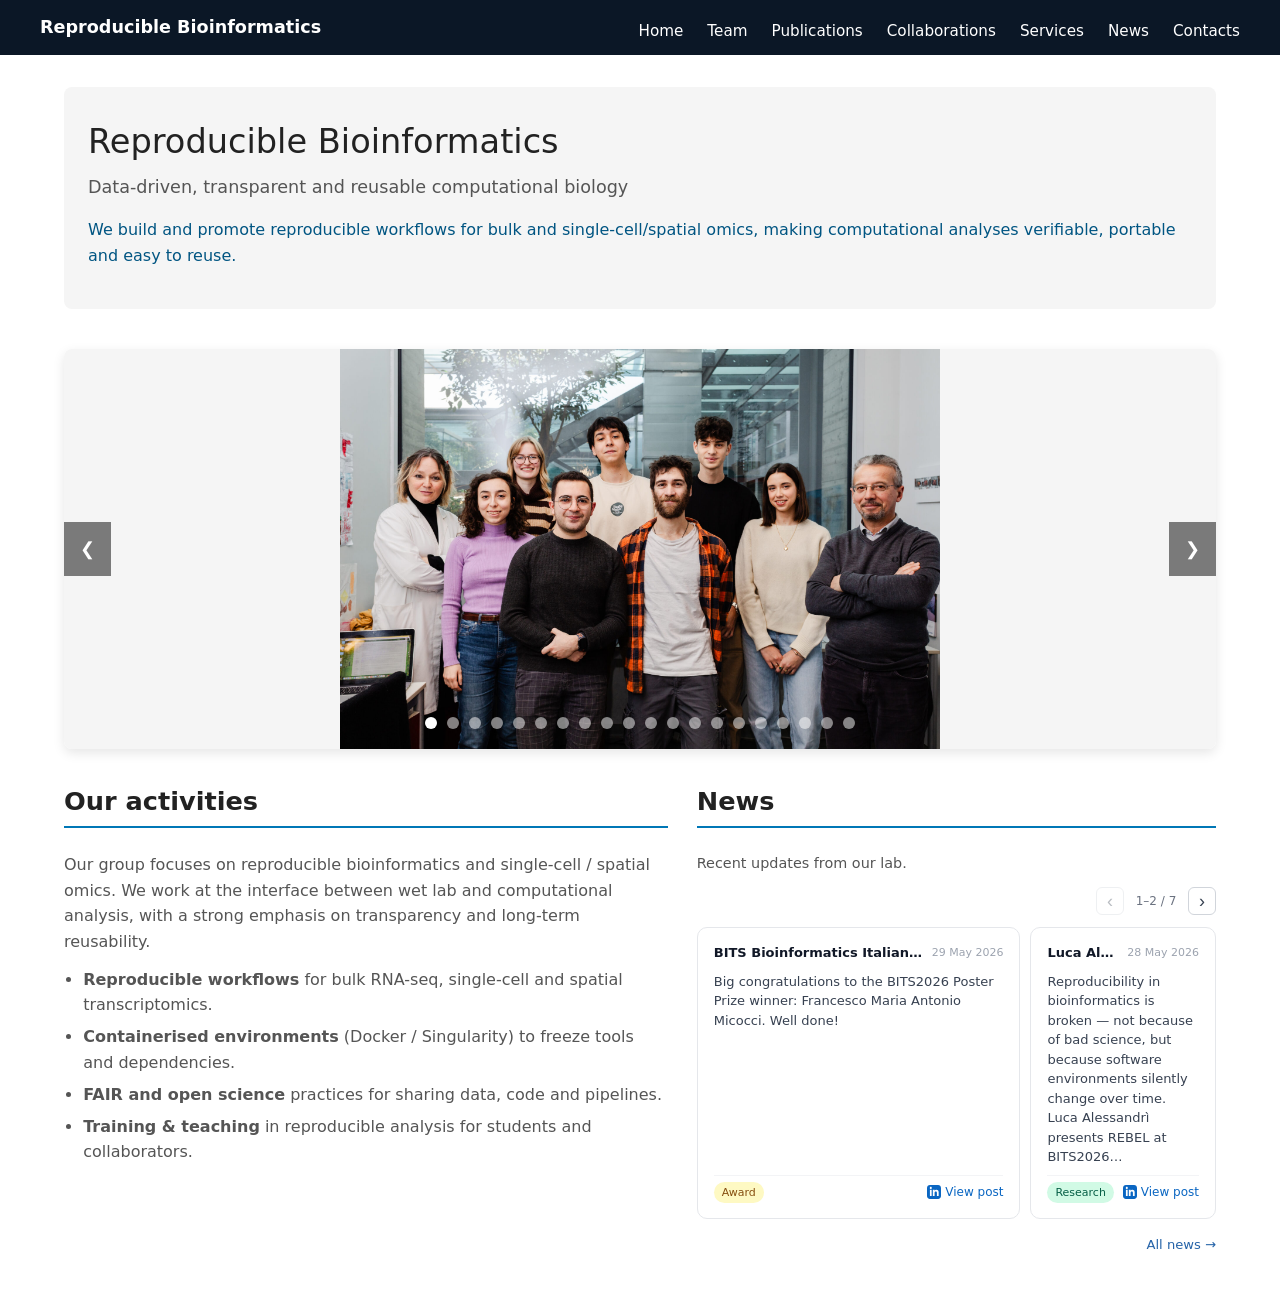
<file: index.html>
<!DOCTYPE html>
<html lang="en">

<head>
    <meta charset="UTF-8">
    <title>Reproducible Bioinformatics - Home</title>
    <meta name="viewport" content="width=device-width, initial-scale=1">
    <link rel="stylesheet" href="styles.css">
</head>

<body>

    <header>
        <div class="nav-container">
            <div class="brand"><a href="index.html">Reproducible Bioinformatics</a></div>
            <nav>
                <ul>
                    <li><a href="index.html">Home</a></li>
                    <li><a href="team.html">Team</a></li>
                    <li><a href="publications.html">Publications</a></li>
                    <li><a href="collaborations.html">Collaborations</a></li>
                    <li><a href="services.html">Services</a></li>
                    <li><a href="news.html">News</a></li>
                    <li><a href="contacts.html">Contacts</a></li>
                </ul>
            </nav>
        </div>
    </header>

    <main>
        <div class="hero">
            <div class="hero-title">Reproducible Bioinformatics</div>
            <div class="hero-subtitle">Data-driven, transparent and reusable computational biology</div>
            <p class="hero-tagline">
                We build and promote reproducible workflows for bulk and single-cell/spatial omics,
                making computational analyses verifiable, portable and easy to reuse.
            </p>
        </div>

        <!-- SLIDESHOW -->
        <div class="slideshow-container" id="slideshow">
            <button class="prev" onclick="changeSlide(-1)">&#10094;</button>
            <button class="next" onclick="changeSlide(1)">&#10095;</button>
            <div class="slide-controls" id="dots"></div>
        </div>

        <div class="two-col">
            <div>
                <h2>Our activities</h2>
                <p>
                    Our group focuses on reproducible bioinformatics and single-cell / spatial omics.
                    We work at the interface between wet lab and computational analysis, with a strong
                    emphasis on transparency and long-term reusability.
                </p>
                <ul class="card-list">
                    <li><strong>Reproducible workflows</strong> for bulk RNA-seq, single-cell and spatial
                        transcriptomics.</li>
                    <li><strong>Containerised environments</strong> (Docker / Singularity) to freeze tools and
                        dependencies.</li>
                    <li><strong>FAIR and open science</strong> practices for sharing data, code and pipelines.</li>
                    <li><strong>Training &amp; teaching</strong> in reproducible analysis for students and
                        collaborators.</li>
                </ul>
            </div>

            <div>
                <h2>News</h2>
                <p class="small-muted">Recent updates from our lab.</p>
                <div id="news-feed">
                    <p class="small-muted">Loading news…</p>
                </div>
            </div>
        </div>
    </main>

    <style>
        /* ── News feed ─────────────────────────────────────────────────────── */
        .news-header {
            display: flex;
            justify-content: flex-end;
            align-items: center;
            margin-bottom: 0.75rem;
        }
        .news-nav {
            display: flex;
            align-items: center;
            gap: 6px;
        }
        .news-btn {
            background: none;
            border: 1px solid #d1d5db;
            border-radius: 6px;
            width: 28px;
            height: 28px;
            font-size: 18px;
            line-height: 1;
            cursor: pointer;
            color: #374151;
            display: flex;
            align-items: center;
            justify-content: center;
            transition: background 0.15s;
        }
        .news-btn:hover:not(:disabled) { background: #f3f4f6; }
        .news-btn:disabled { opacity: 0.35; cursor: default; }
        .news-counter {
            font-size: 12px;
            color: #6b7280;
            min-width: 52px;
            text-align: center;
        }
        .news-grid {
            display: grid;
            grid-template-columns: 1fr 1fr;
            gap: 10px;
        }
        @media (max-width: 600px) {
            .news-grid { grid-template-columns: 1fr; }
        }
        .news-card {
            border: 1px solid #e5e7eb;
            border-radius: 10px;
            padding: 0.9rem 1rem;
            display: flex;
            flex-direction: column;
            gap: 8px;
            background: #fff;
        }
        .news-card-header {
            display: flex;
            align-items: center;
            gap: 8px;
        }
        .news-meta { flex: 1; min-width: 0; }
        .news-author {
            font-size: 13px;
            font-weight: 600;
            color: #111827;
            white-space: nowrap;
            overflow: hidden;
            text-overflow: ellipsis;
        }
        .news-date {
            font-size: 11px;
            color: #9ca3af;
            flex-shrink: 0;
        }
        .news-text {
            font-size: 13px;
            color: #374151;
            line-height: 1.5;
            margin: 0;
            flex: 1;
        }
        .news-card-footer {
            display: flex;
            align-items: center;
            justify-content: space-between;
            border-top: 1px solid #f3f4f6;
            padding-top: 6px;
        }
        .news-tag {
            font-size: 11px;
            border-radius: 999px;
            padding: 2px 8px;
            font-weight: 500;
        }
        .news-li-link {
            display: flex;
            align-items: center;
            gap: 4px;
            font-size: 12px;
            color: #0a66c2;
            text-decoration: none;
        }
        .news-li-link:hover { text-decoration: underline; }
    </style>

    <script src="common.js"></script>
    <script>
        // ── Slideshow ─────────────────────────────────────────────────────────
        const images = [
            'Pictures/IMG_1217-2048x1365.jpg',
            'Pictures/photo_2025-12-21_20-43-20.jpg',
            'Pictures/photo_2025-12-21_20-43-35.jpg',
            'Pictures/photo_2025-12-21_20-43-38.jpg',
            'Pictures/photo_2025-12-21_20-43-41.jpg',
            'Pictures/photo_2025-12-21_20-43-49.jpg',
            'Pictures/photo_2025-12-21_20-43-55.jpg',
            'Pictures/photo_2025-12-21_20-43-58.jpg',
            'Pictures/photo_2025-12-21_20-44-02.jpg',
            'Pictures/photo_2025-12-21_20-44-05.jpg',
            'Pictures/photo_2025-12-21_20-44-08.jpg',
            'Pictures/photo_2025-12-21_20-44-12.jpg',
            'Pictures/photo_2025-12-21_20-44-14.jpg',
            'Pictures/photo_2025-12-21_20-44-18.jpg',
            'Pictures/photo_2025-12-21_20-44-21.jpg',
            'Pictures/photo_2025-12-21_20-44-25.jpg',
            'Pictures/photo_2025-12-21_20-44-28.jpg',
            'Pictures/photo_2025-12-21_20-44-30.jpg',
            'Pictures/photo_2025-12-21_20-44-33.jpg',
            'Pictures/photo_2025-12-21_20-44-36.jpg'
        ];

        let currentSlide = 0;
        let slideInterval;

        function initSlideshow() {
            const container     = document.getElementById('slideshow');
            const dotsContainer = document.getElementById('dots');

            images.forEach((img, index) => {
                const slide = document.createElement('div');
                slide.className = 'slide';
                slide.innerHTML = `<img src="${img}" alt="Lab photo ${index + 1}">`;
                container.insertBefore(slide, container.querySelector('.prev'));

                const dot = document.createElement('span');
                dot.className = 'dot';
                dot.onclick = () => showSlide(index);
                dotsContainer.appendChild(dot);
            });

            showSlide(0);
            startAutoSlide();
        }

        function showSlide(n) {
            const slides = document.querySelectorAll('.slide');
            const dots   = document.querySelectorAll('.dot');
            if      (n >= slides.length) currentSlide = 0;
            else if (n < 0)              currentSlide = slides.length - 1;
            else                         currentSlide = n;
            slides.forEach(s => s.classList.remove('active'));
            dots.forEach(d   => d.classList.remove('active'));
            slides[currentSlide].classList.add('active');
            dots[currentSlide].classList.add('active');
        }

        function changeSlide(n) {
            clearInterval(slideInterval);
            showSlide(currentSlide + n);
            startAutoSlide();
        }

        function startAutoSlide() {
            slideInterval = setInterval(() => showSlide(currentSlide + 1), 5000);
        }

        document.addEventListener('DOMContentLoaded', () => {
            initSlideshow();
            loadNewsFeed();
        });
    </script>

</body>
</html>
</file>
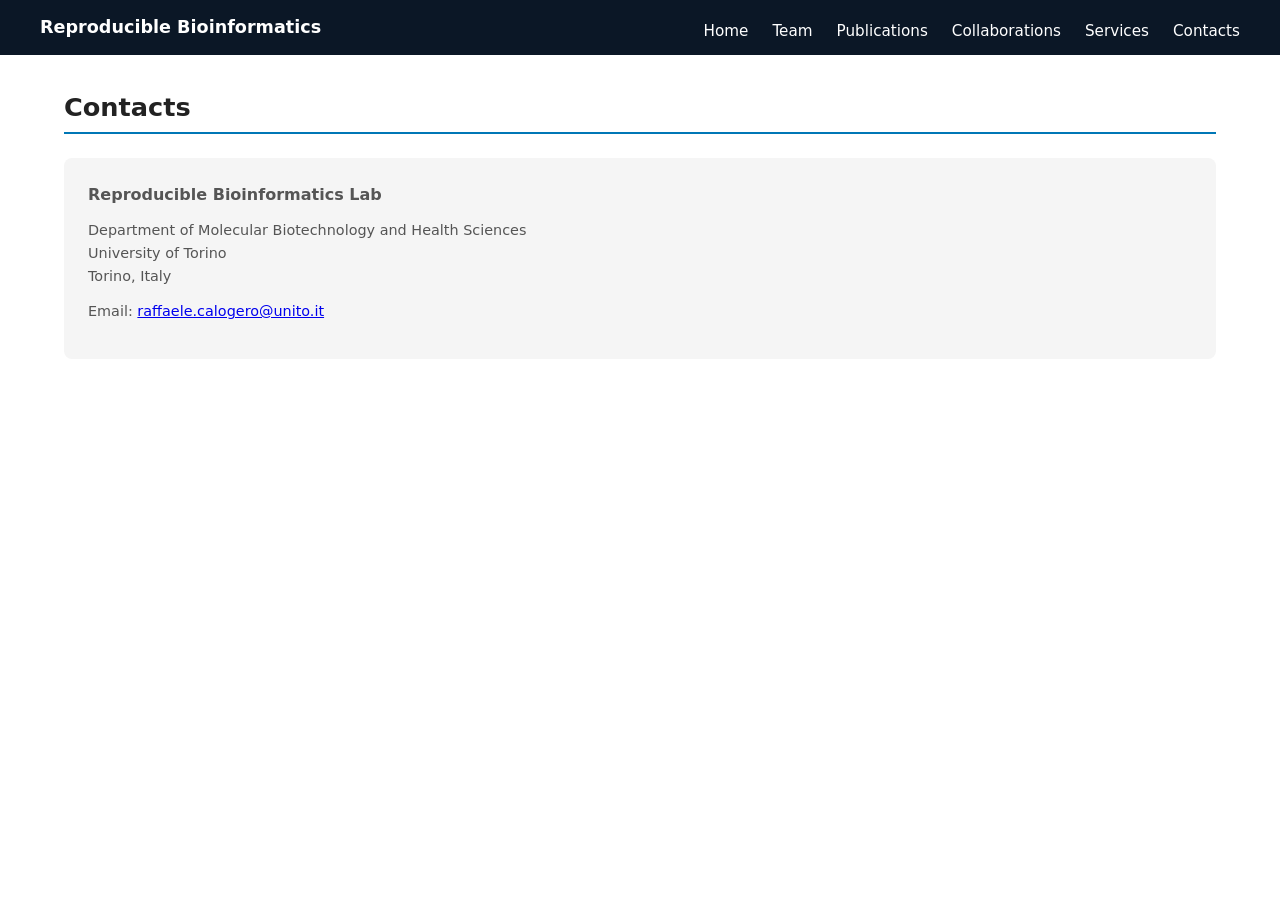
<file: contacts.html>
<!DOCTYPE html>
<html lang="en">

<head>
    <meta charset="UTF-8">
    <title>Contacts - Reproducible Bioinformatics</title>
    <meta name="viewport" content="width=device-width, initial-scale=1">
    <link rel="stylesheet" href="styles.css">
</head>

<body>

    <header>
        <div class="nav-container">
            <div class="brand"><a href="index.html">Reproducible Bioinformatics</a></div>
            <nav>
                <ul>
                    <li><a href="index.html">Home</a></li>
                    <li><a href="team.html">Team</a></li>
                    <li><a href="publications.html">Publications</a></li>
                    <li><a href="collaborations.html">Collaborations</a></li>
                    <li><a href="services.html">Services</a></li>
                    <li><a href="contacts.html">Contacts</a></li>
                </ul>
            </nav>
        </div>
    </header>

    <main>
        <h2>Contacts</h2>
        <div class="contact-block">
            <p><strong>Reproducible Bioinformatics Lab</strong></p>
            <p class="small-muted">
                Department of Molecular Biotechnology and Health Sciences<br>
                University of Torino<br>
                Torino, Italy
            </p>
            <p class="small-muted">
                Email: <a href="mailto:raffaele.calogero@unito.it">raffaele.calogero@unito.it</a>
            </p>
        </div>
    </main>

</body>

</html>
</file>
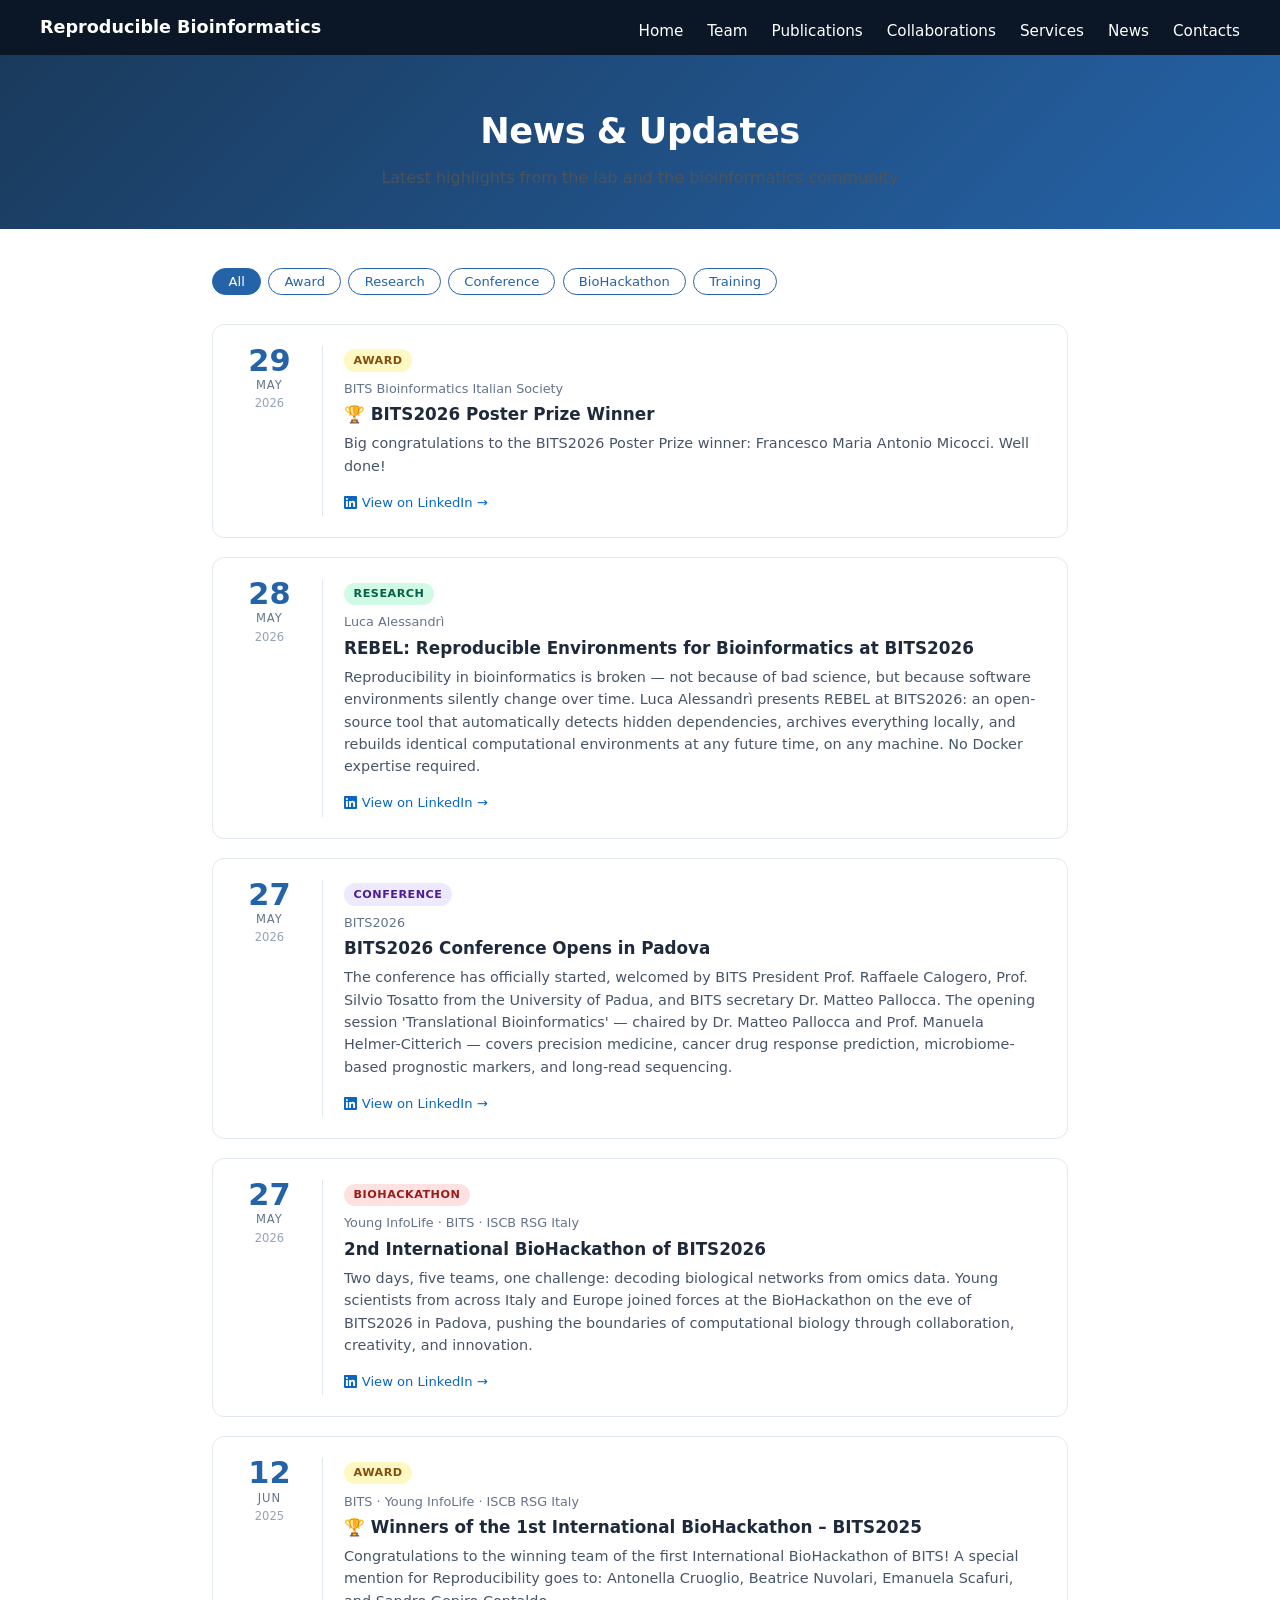
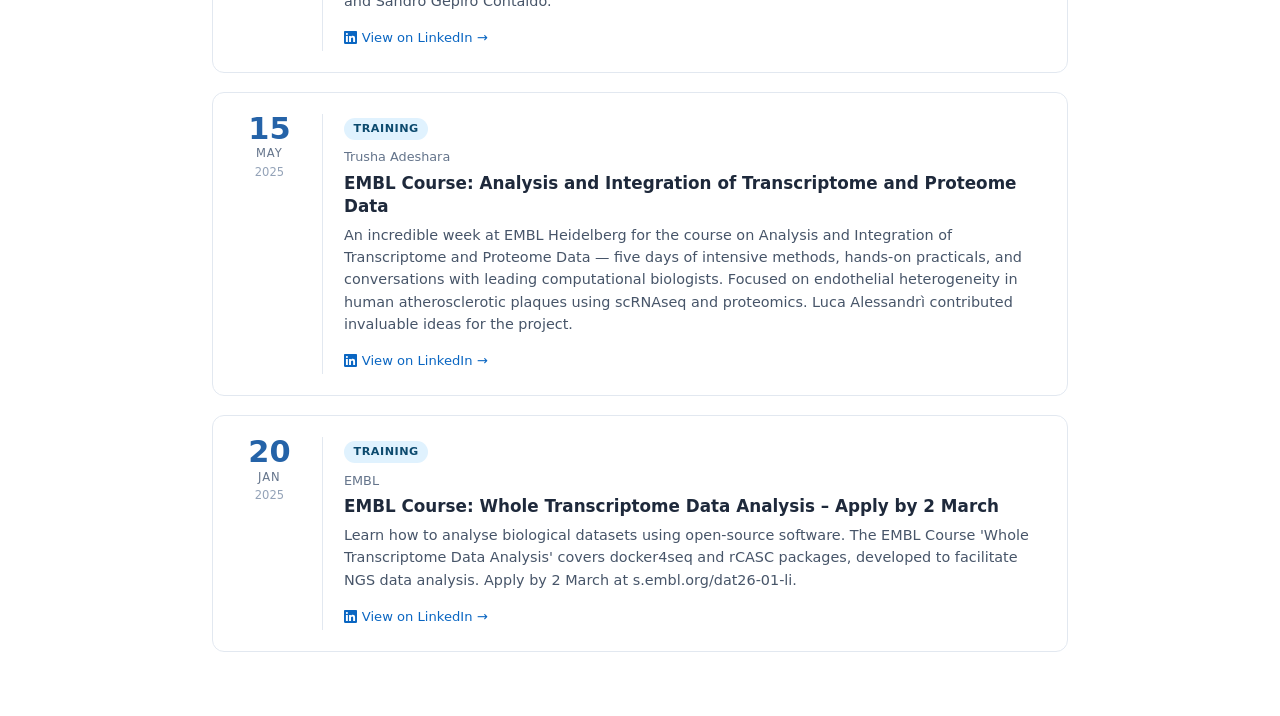
<file: news.html>
<!DOCTYPE html>
<html lang="en">
<head>
  <meta charset="UTF-8" />
  <meta name="viewport" content="width=device-width, initial-scale=1.0"/>
  <title>News – Reproducible Bioinformatics</title>
  <link rel="stylesheet" href="styles.css" />
  <style>
    /* ── News page ── */
    .news-page-hero {
      background: linear-gradient(135deg, #1a3a5c 0%, #2563a8 100%);
      color: #fff;
      padding: 3rem 2rem 2.4rem;
      text-align: center;
    }
    .news-page-hero h1 { font-size: 2.2rem; margin: 0 0 .4rem; letter-spacing: -.5px; }
    .news-page-hero p  { font-size: 1rem; opacity: .82; margin: 0; }

    .news-page-wrap {
      max-width: 900px;
      margin: 2.4rem auto 4rem;
      padding: 0 1.4rem;
    }

    /* Filters */
    .news-filters {
      display: flex;
      flex-wrap: wrap;
      gap: .45rem;
      margin-bottom: 1.8rem;
    }
    .nf-pill {
      padding: .32rem .95rem;
      border-radius: 999px;
      border: 1.5px solid #2563a8;
      background: transparent;
      color: #2563a8;
      font-size: .82rem;
      font-weight: 500;
      cursor: pointer;
      transition: all .17s;
      font-family: inherit;
    }
    .nf-pill:hover, .nf-pill.active {
      background: #2563a8;
      color: #fff;
    }

    /* Cards */
    .news-cards { display: flex; flex-direction: column; gap: 1.2rem; }

    .nc {
      background: #fff;
      border: 1px solid #e2e8f0;
      border-radius: 12px;
      padding: 1.3rem 1.5rem;
      display: flex;
      gap: 1.3rem;
      align-items: flex-start;
      transition: box-shadow .2s, transform .2s;
      animation: ncUp .38s ease both;
    }
    .nc:hover { box-shadow: 0 6px 22px rgba(37,99,168,.12); transform: translateY(-2px); }

    @keyframes ncUp {
      from { opacity:0; transform:translateY(14px); }
      to   { opacity:1; transform:translateY(0); }
    }

    /* Date column */
    .nc-date { min-width: 64px; text-align: center; flex-shrink:0; }
    .nc-day   { font-size:1.9rem; font-weight:700; color:#2563a8; line-height:1; }
    .nc-mon   { font-size:.72rem; text-transform:uppercase; letter-spacing:1px; color:#64748b; }
    .nc-yr    { font-size:.72rem; color:#94a3b8; }

    .nc-rule  { width:1px; background:#e2e8f0; align-self:stretch; flex-shrink:0; }

    /* Body */
    .nc-body  { flex:1; }
    .nc-tag   {
      display:inline-block; padding:.14rem .6rem; border-radius:999px;
      font-size:.7rem; font-weight:600; text-transform:uppercase;
      letter-spacing:.5px; margin-bottom:.45rem;
    }
    .tag-Research    { background:#d1fae5; color:#065f46; }
    .tag-Conference  { background:#ede9fe; color:#4c1d95; }
    .tag-Award       { background:#fef9c3; color:#854d0e; }
    .tag-BioHackathon{ background:#fee2e2; color:#991b1b; }
    .tag-Training    { background:#e0f2fe; color:#0c4a6e; }
    .tag-Lab-News    { background:#f3f4f6; color:#374151; }

    .nc-author { font-size:.8rem; color:#64748b; margin-bottom:.25rem; }
    .nc-title  { font-size:1.05rem; font-weight:600; color:#1e293b; margin:0 0 .4rem; line-height:1.35; }
    .nc-text   { font-size:.9rem; color:#475569; line-height:1.55; margin:0 0 .85rem; }
    .nc-link   {
      display:inline-flex; align-items:center; gap:.3rem;
      font-size:.82rem; color:#0a66c2; text-decoration:none; font-weight:500;
      transition: gap .15s;
    }
    .nc-link:hover { gap:.5rem; text-decoration:underline; }

    .no-res { text-align:center; color:#94a3b8; padding:3rem 0; }

    @media (max-width:540px) {
      .nc { flex-direction:column; gap:.7rem; }
      .nc-rule { width:100%; height:1px; }
      .nc-date { display:flex; gap:.5rem; align-items:baseline; text-align:left; }
      .nc-day  { font-size:1.5rem; }
    }
  </style>
</head>
<body>

  <header>
    <div class="nav-container">
      <div class="brand"><a href="index.html">Reproducible Bioinformatics</a></div>
      <nav>
        <ul>
          <li><a href="index.html">Home</a></li>
          <li><a href="team.html">Team</a></li>
          <li><a href="publications.html">Publications</a></li>
          <li><a href="collaborations.html">Collaborations</a></li>
          <li><a href="services.html">Services</a></li>
          <li><a href="news.html" class="active">News</a></li>
          <li><a href="contacts.html">Contacts</a></li>
        </ul>
      </nav>
    </div>
  </header>

  <div class="news-page-hero">
    <h1>News &amp; Updates</h1>
    <p>Latest highlights from the lab and the bioinformatics community</p>
  </div>

  <div class="news-page-wrap">
    <div class="news-filters" id="nf-bar">
      <button class="nf-pill active" data-tag="All">All</button>
    </div>
    <div class="news-cards" id="nc-list"></div>
    <div class="no-res" id="nc-empty" style="display:none">No items found.</div>
  </div>

  <script src="common.js"></script>
  <script>
    const MONTHS = ['Jan','Feb','Mar','Apr','May','Jun','Jul','Aug','Sep','Oct','Nov','Dec'];
    const LI_SVG = `<svg width="13" height="13" viewBox="0 0 24 24" fill="currentColor" style="vertical-align:middle">
      <path d="M20.447 20.452H16.89v-5.569c0-1.328-.027-3.037-1.852-3.037-1.853 0-2.136 1.445-2.136 2.939v5.667H9.351V9h3.414v1.561h.046c.477-.9 1.637-1.85 3.37-1.85 3.601 0 4.267 2.37 4.267 5.455v6.286zM5.337 7.433a1.98 1.98 0 0 1-1.98-1.98c0-1.093.887-1.98 1.98-1.98 1.094 0 1.98.887 1.98 1.98a1.98 1.98 0 0 1-1.98 1.98zM7.119 20.452H3.554V9h3.565v11.452zM22.225 0H1.771C.792 0 0 .774 0 1.729v20.542C0 23.227.792 24 1.771 24h20.451C23.2 24 24 23.227 24 22.271V1.729C24 .774 23.2 0 22.225 0z"/>
    </svg>`;

    let allNews = [], activeTag = 'All';

    function tagClass(tag) { return 'tag-' + tag.replace(/\s+/g,'-'); }

    function renderCards(data) {
      const list  = document.getElementById('nc-list');
      const empty = document.getElementById('nc-empty');
      list.innerHTML = '';
      const items = activeTag === 'All' ? data : data.filter(n => n.tag === activeTag);
      if (!items.length) { empty.style.display = ''; return; }
      empty.style.display = 'none';
      items.forEach((item, i) => {
        const d = new Date(item.date);
        const card = document.createElement('div');
        card.className = 'nc';
        card.style.animationDelay = `${i * 0.055}s`;
        card.innerHTML = `
          <div class="nc-date">
            <div class="nc-day">${d.getDate()}</div>
            <div class="nc-mon">${MONTHS[d.getMonth()]}</div>
            <div class="nc-yr">${d.getFullYear()}</div>
          </div>
          <div class="nc-rule"></div>
          <div class="nc-body">
            <span class="nc-tag ${tagClass(item.tag)}">${item.tag}</span>
            ${item.author ? `<div class="nc-author">${item.author}</div>` : ''}
            <div class="nc-title">${item.title}</div>
            <p class="nc-text">${item.summary}</p>
            ${item.linkedin ? `<a class="nc-link" href="${item.linkedin}" target="_blank" rel="noopener">
              ${LI_SVG} View on LinkedIn →
            </a>` : ''}
          </div>`;
        list.appendChild(card);
      });
    }

    function buildFilters(data) {
      const bar  = document.getElementById('nf-bar');
      const tags = [...new Set(data.map(n => n.tag))];
      tags.forEach(tag => {
        const btn = document.createElement('button');
        btn.className = 'nf-pill';
        btn.dataset.tag = tag;
        btn.textContent = tag;
        bar.appendChild(btn);
      });
      bar.addEventListener('click', e => {
        const p = e.target.closest('.nf-pill');
        if (!p) return;
        document.querySelectorAll('.nf-pill').forEach(x => x.classList.remove('active'));
        p.classList.add('active');
        activeTag = p.dataset.tag;
        renderCards(allNews);
      });
    }

    fetch('news.json')
      .then(r => r.json())
      .then(data => {
        allNews = data.sort((a,b) => new Date(b.date) - new Date(a.date));
        buildFilters(allNews);
        renderCards(allNews);
      })
      .catch(() => {
        document.getElementById('nc-list').innerHTML =
          '<p style="color:#e53e3e;text-align:center">Could not load news.json</p>';
      });
  </script>
</body>
</html>
</file>
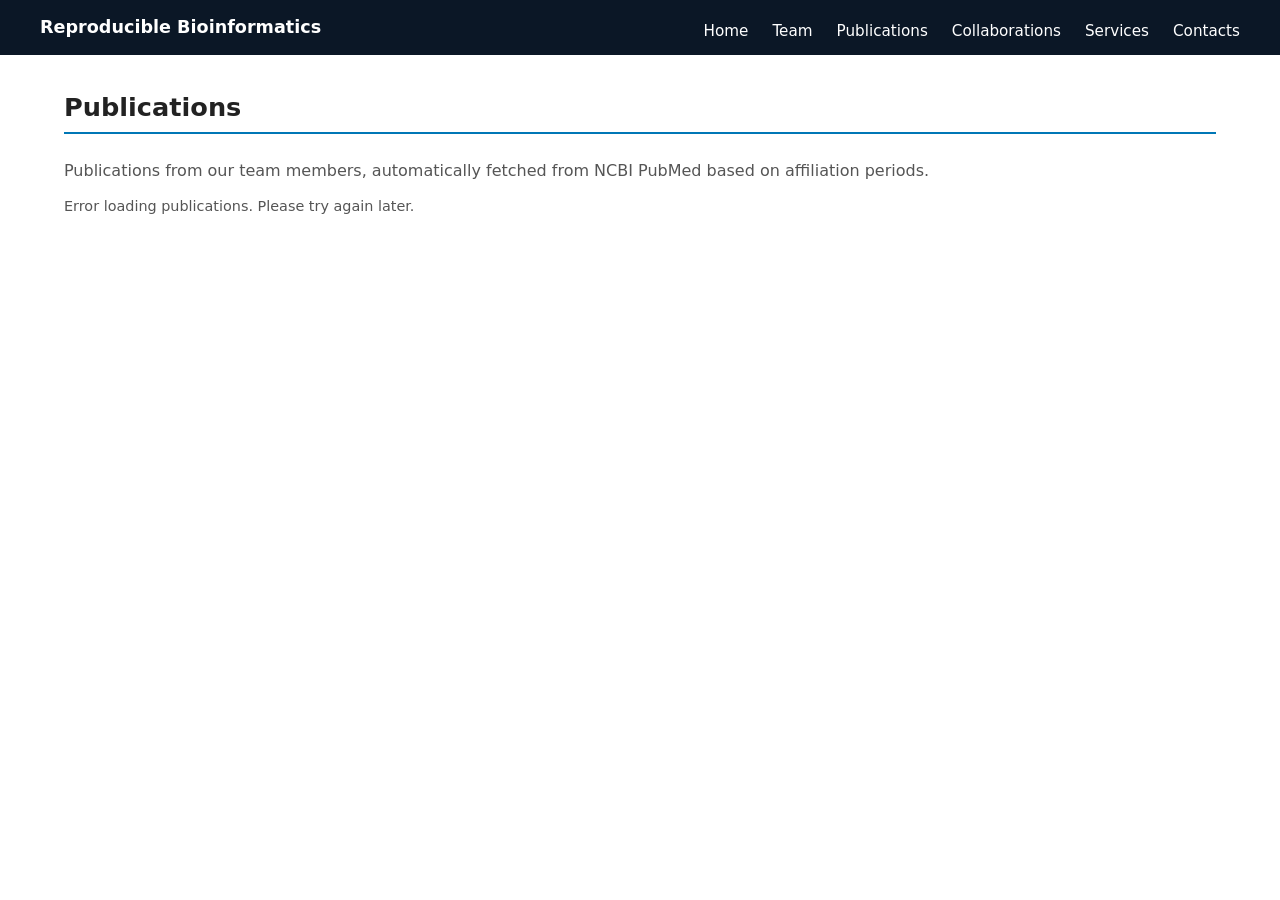
<file: publications.html>
<!DOCTYPE html>
<html lang="en">

<head>
    <meta charset="UTF-8">
    <title>Publications - Reproducible Bioinformatics</title>
    <meta name="viewport" content="width=device-width, initial-scale=1">
    <link rel="stylesheet" href="styles.css">
</head>

<body>

    <header>
        <div class="nav-container">
            <div class="brand"><a href="index.html">Reproducible Bioinformatics</a></div>
            <nav>
                <ul>
                    <li><a href="index.html">Home</a></li>
                    <li><a href="team.html">Team</a></li>
                    <li><a href="publications.html">Publications</a></li>
                    <li><a href="collaborations.html">Collaborations</a></li>
                    <li><a href="services.html">Services</a></li>
                    <li><a href="contacts.html">Contacts</a></li>
                </ul>
            </nav>
        </div>
    </header>

    <main>
        <h2>Publications</h2>
        <p>
            Publications from our team members, automatically fetched from NCBI PubMed based on affiliation periods.
        </p>
        <div id="publications-list">
            <div class="loading">Loading publications from PubMed...</div>
        </div>
    </main>

    <script src="common.js"></script>
    <script>
        let allPublications = [];
        let displayedCount = 0;
        const BATCH_SIZE = 20;

        async function fetchPublicationsFromNCBI() {
            const container = document.getElementById('publications-list');
            container.innerHTML = `
                <div class="loading">
                    <div style="display:inline-block;width:40px;height:40px;border:4px solid #f3f3f3;border-top:4px solid var(--accent);border-radius:50%;animation:spin 1s linear infinite;"></div>
                    <p style="margin-top:1rem;">Fetching publications from NCBI PubMed...</p>
                    <p id="progress-text" style="font-size:0.85rem;color:var(--text-muted);margin-top:0.5rem;"></p>
                </div>
                <style>@keyframes spin{0%{transform:rotate(0deg)}100%{transform:rotate(360deg)}}</style>
            `;

            try {
                // ── Load team dynamically via GitHub API (same as common.js) ──
                const members = await loadTeamData();

                const pubmedIds = new Set();
                let processedMembers = 0;

                for (const member of members) {
                    const lastName     = member.lastName;
                    const firstInitial = member.firstName.charAt(0);
                    const startYear    = member.startDate ? member.startDate.split('-')[0] : '2015';
                    const endYear      = member.endDate === 'current'
                        ? new Date().getFullYear()
                        : (member.endDate ? member.endDate.split('-')[0] : new Date().getFullYear());

                    processedMembers++;
                    const progressEl = document.getElementById('progress-text');
                    if (progressEl) {
                        progressEl.textContent = `Processing ${member.firstName} ${member.lastName} (${processedMembers}/${members.length})...`;
                    }

                    const affiliation  = Array.isArray(member.affiliation)
                        ? member.affiliation[0]
                        : (member.affiliation || 'University of Turin');
                    const searchQuery  = `${lastName} ${firstInitial}[Author] AND ${affiliation}[Affiliation] AND (${startYear}:${endYear}[PDAT])`;
                    const searchUrl    = `https://eutils.ncbi.nlm.nih.gov/entrez/eutils/esearch.fcgi?db=pubmed&term=${encodeURIComponent(searchQuery)}&retmode=json&retmax=100`;

                    try {
                        const searchResp = await fetch(searchUrl);
                        const searchData = await searchResp.json();

                        if (searchData.esearchresult?.idlist?.length > 0) {
                            const ids       = searchData.esearchresult.idlist;
                            const summaryUrl = `https://eutils.ncbi.nlm.nih.gov/entrez/eutils/esummary.fcgi?db=pubmed&id=${ids.join(',')}&retmode=json`;
                            const summaryResp = await fetch(summaryUrl);
                            const summaryData = await summaryResp.json();

                            if (summaryData.result) {
                                ids.forEach(id => {
                                    if (!pubmedIds.has(id) && summaryData.result[id]) {
                                        pubmedIds.add(id);
                                        const pub = summaryData.result[id];
                                        allPublications.push({
                                            pmid:    id,
                                            title:   pub.title   || 'No title',
                                            authors: pub.authors ? pub.authors.map(a => a.name).join(', ') : 'Unknown',
                                            journal: pub.source  || 'Unknown',
                                            year:    pub.pubdate ? pub.pubdate.split(' ')[0] : 'Unknown'
                                        });
                                    }
                                });
                            }
                        }

                        await new Promise(resolve => setTimeout(resolve, 350));

                    } catch (err) {
                        console.error(`Error fetching publications for ${member.firstName} ${member.lastName}:`, err);
                    }
                }

                allPublications.sort((a, b) => b.year.localeCompare(a.year));
                displayedCount = 0;
                displayPublications();

            } catch (error) {
                console.error('Error loading publications:', error);
                container.innerHTML = '<p class="small-muted">Error loading publications. Please try again later.</p>';
            }
        }

        function displayPublications() {
            const container = document.getElementById('publications-list');

            if (allPublications.length === 0) {
                container.innerHTML = '<p class="small-muted">No publications found.</p>';
                return;
            }

            const endIndex = Math.min(displayedCount + BATCH_SIZE, allPublications.length);
            let html = '';

            if (displayedCount === 0) {
                html = `<p class="small-muted" style="margin-bottom:1.5rem;">Found ${allPublications.length} publications. Showing first ${Math.min(BATCH_SIZE, allPublications.length)}.</p>`;
                container.innerHTML = '';
            }

            for (let i = displayedCount; i < endIndex; i++) {
                const pub = allPublications[i];
                html += `
                    <div class="publication-item">
                        <div class="title">${pub.title}</div>
                        <div class="authors">${pub.authors}</div>
                        <div class="journal">${pub.journal}, ${pub.year}</div>
                        <a href="https://pubmed.ncbi.nlm.nih.gov/${pub.pmid}/" target="_blank">View on PubMed</a>
                    </div>
                `;
            }

            displayedCount = endIndex;
            container.innerHTML += html;

            const oldButton = container.querySelector('.load-more-container');
            if (oldButton) oldButton.remove();

            if (displayedCount < allPublications.length) {
                const buttonContainer = document.createElement('div');
                buttonContainer.className = 'load-more-container';
                buttonContainer.style.cssText = 'text-align:center;margin-top:2rem;';
                buttonContainer.innerHTML = `
                    <button onclick="loadMore()" style="background-color:var(--accent);color:white;border:none;padding:0.75rem 2rem;border-radius:4px;cursor:pointer;font-size:1rem;transition:background-color 0.2s;" onmouseover="this.style.backgroundColor='var(--accent-dark)'" onmouseout="this.style.backgroundColor='var(--accent)'">
                        Load More (${allPublications.length - displayedCount} remaining)
                    </button>
                `;
                container.appendChild(buttonContainer);
            } else {
                const endMessage = document.createElement('p');
                endMessage.className = 'small-muted';
                endMessage.style.cssText = 'text-align:center;margin-top:2rem;';
                endMessage.textContent = 'All publications loaded.';
                container.appendChild(endMessage);
            }
        }

        function loadMore() { displayPublications(); }

        document.addEventListener('DOMContentLoaded', () => {
            fetchPublicationsFromNCBI();
        });
    </script>

</body>
</html>
</file>
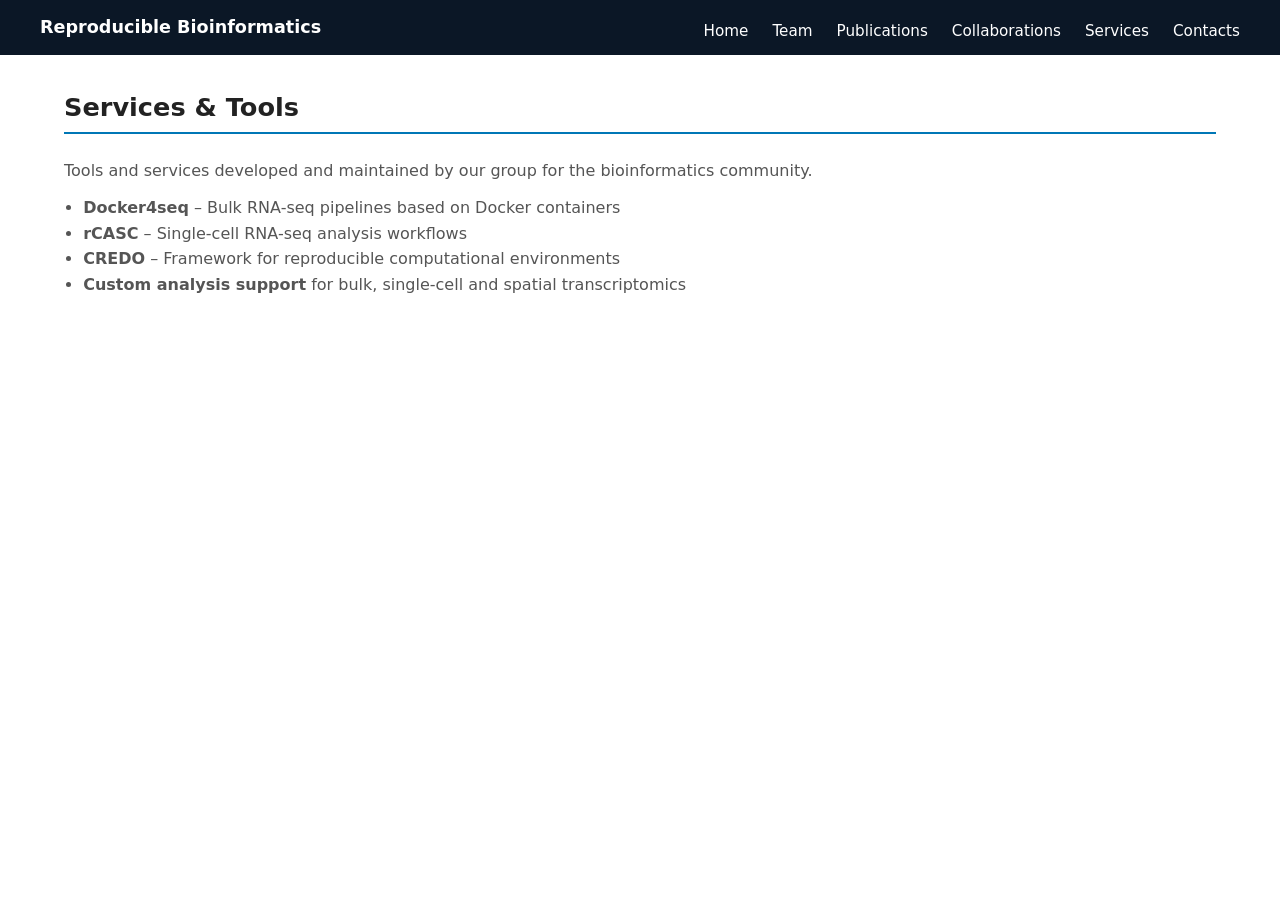
<file: services.html>
<!DOCTYPE html>
<html lang="en">

<head>
    <meta charset="UTF-8">
    <title>Services & Tools - Reproducible Bioinformatics</title>
    <meta name="viewport" content="width=device-width, initial-scale=1">
    <link rel="stylesheet" href="styles.css">
</head>

<body>

    <header>
        <div class="nav-container">
            <div class="brand"><a href="index.html">Reproducible Bioinformatics</a></div>
            <nav>
                <ul>
                    <li><a href="index.html">Home</a></li>
                    <li><a href="team.html">Team</a></li>
                    <li><a href="publications.html">Publications</a></li>
                    <li><a href="collaborations.html">Collaborations</a></li>
                    <li><a href="services.html">Services</a></li>
                    <li><a href="contacts.html">Contacts</a></li>
                </ul>
            </nav>
        </div>
    </header>

    <main>
        <h2>Services &amp; Tools</h2>
        <p>
            Tools and services developed and maintained by our group for the bioinformatics community.
        </p>
        <ul>
            <li><strong>Docker4seq</strong> – Bulk RNA-seq pipelines based on Docker containers</li>
            <li><strong>rCASC</strong> – Single-cell RNA-seq analysis workflows</li>
            <li><strong>CREDO</strong> – Framework for reproducible computational environments</li>
            <li><strong>Custom analysis support</strong> for bulk, single-cell and spatial transcriptomics</li>
        </ul>
    </main>

</body>

</html>
</file>
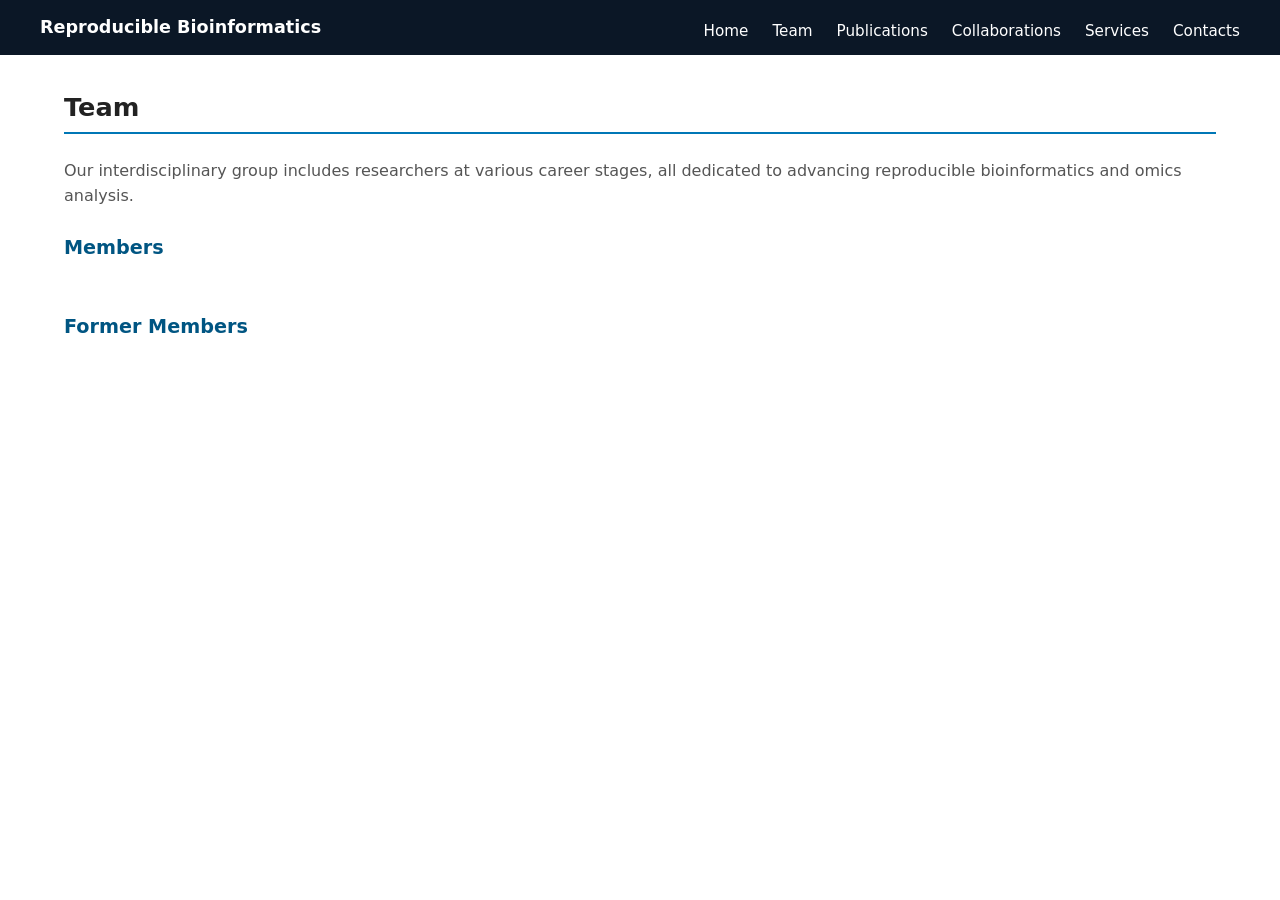
<file: team.html>
<!DOCTYPE html>
<html lang="en">

<head>
    <meta charset="UTF-8">
    <title>Team - Reproducible Bioinformatics</title>
    <meta name="viewport" content="width=device-width, initial-scale=1">
    <link rel="stylesheet" href="styles.css">
</head>

<body>

    <header>
        <div class="nav-container">
            <div class="brand"><a href="index.html">Reproducible Bioinformatics</a></div>
            <nav>
                <ul>
                    <li><a href="index.html">Home</a></li>
                    <li><a href="team.html">Team</a></li>
                    <li><a href="publications.html">Publications</a></li>
                    <li><a href="collaborations.html">Collaborations</a></li>
                    <li><a href="services.html">Services</a></li>
                    <li><a href="contacts.html">Contacts</a></li>
                </ul>
            </nav>
        </div>
    </header>

    <main>
        <h2>Team</h2>
        <p>
            Our interdisciplinary group includes researchers at various career stages, all dedicated to
            advancing reproducible bioinformatics and omics analysis.
        </p>

        <h3>Members</h3>
        <div class="team-grid" id="current-members"></div>

        <h3>Former Members</h3>
        <div class="team-grid" id="former-members"></div>
    </main>

    <script src="common.js"></script>
    <script>
        document.addEventListener('DOMContentLoaded', () => {
            loadTeam();
        });
    </script>

</body>

</html>
</file>
<file: styles.css>
:root {
    --bg: #ffffff;
    --accent: #0077b6;
    --accent-dark: #005582;
    --text-main: #222222;
    --text-muted: #555555;
    --light-gray: #f5f5f5;
}

* {
    box-sizing: border-box;
    margin: 0;
    padding: 0;
}

body {
    font-family: system-ui, -apple-system, BlinkMacSystemFont, "Segoe UI", sans-serif;
    background-color: var(--bg);
    color: var(--text-main);
    line-height: 1.6;
}

/* NAVBAR */
header {
    background-color: #0b1726;
    color: #ffffff;
    padding: 0.7rem 1.5rem;
    position: sticky;
    top: 0;
    z-index: 10;
}

.nav-container {
    max-width: 1200px;
    margin: 0 auto;
    display: flex;
    align-items: center;
    justify-content: space-between;
}

.brand {
    font-weight: 700;
    font-size: 1.1rem;
}

.brand a {
    color: #ffffff;
    text-decoration: none;
}

nav ul {
    list-style: none;
    display: flex;
    gap: 1.5rem;
    font-size: 0.95rem;
}

nav a {
    color: #ffffff;
    text-decoration: none;
    transition: opacity 0.2s;
}

nav a:hover {
    opacity: 0.8;
}

/* LAYOUT GENERALE */
main {
    max-width: 1200px;
    margin: 0 auto;
    padding: 2rem 1.5rem 3rem 1.5rem;
}

section {
    margin-bottom: 3rem;
}

h1,
h2,
h3 {
    margin-bottom: 0.75rem;
}

h2 {
    font-size: 1.6rem;
    border-bottom: 2px solid var(--accent);
    padding-bottom: 0.25rem;
    margin-bottom: 1.5rem;
}

h3 {
    font-size: 1.2rem;
    color: var(--accent-dark);
    margin-top: 1.5rem;
}

p {
    margin-bottom: 0.75rem;
    color: var(--text-muted);
}

ul {
    margin-left: 1.2rem;
    margin-top: 0.5rem;
    color: var(--text-muted);
}

/* HERO */
.hero {
    background: var(--light-gray);
    border-radius: 8px;
    padding: 1.8rem 1.5rem;
    margin-bottom: 2.5rem;
}

.hero-title {
    font-size: 2.1rem;
    margin-bottom: 0.25rem;
}

.hero-subtitle {
    font-size: 1.1rem;
    color: var(--text-muted);
    margin-bottom: 1rem;
}

.hero-tagline {
    font-weight: 500;
    color: var(--accent-dark);
}

/* SLIDESHOW */
.slideshow-container {
    position: relative;
    max-width: 100%;
    margin: 2rem auto;
    border-radius: 8px;
    overflow: hidden;
    box-shadow: 0 4px 12px rgba(0, 0, 0, 0.1);
}

.slide {
    display: none;
   width: 100%;
}

.slide.active {
    display: block;
    animation: fadeIn 0.8s;
}

.slide img {
    width: 100%;
    height: 400px;
    object-fit: contain;
    background-color: #f5f5f5;
    display: block;
}

@keyframes fadeIn {
    from {
        opacity: 0.4;
    }

    to {
        opacity: 1;
    }
}

.slide-controls {
    position: absolute;
    bottom: 20px;
    left: 50%;
    transform: translateX(-50%);
    display: flex;
    gap: 10px;
}

.dot {
    width: 12px;
    height: 12px;
    border-radius: 50%;
    background-color: rgba(255, 255, 255, 0.5);
    cursor: pointer;
    transition: background-color 0.3s;
}

.dot.active {
    background-color: rgba(255, 255, 255, 1);
}

.prev,
.next {
    position: absolute;
    top: 50%;
    transform: translateY(-50%);
    background-color: rgba(0, 0, 0, 0.5);
    color: white;
    border: none;
    padding: 16px;
    cursor: pointer;
    font-size: 18px;
    transition: background-color 0.3s;
}

.prev:hover,
.next:hover {
    background-color: rgba(0, 0, 0, 0.8);
}

.prev {
    left: 0;
}

.next {
    right: 0;
}

/* TEAM CARDS */
.team-grid {
    display: grid;
    grid-template-columns: repeat(auto-fill, minmax(250px, 1fr));
    gap: 1.5rem;
    margin-top: 1.5rem;
}

.team-card {
    background: var(--light-gray);
    border-radius: 8px;
    padding: 1.5rem;
    text-align: center;
    transition: transform 0.2s, box-shadow 0.2s;
}

.team-card:hover {
    transform: translateY(-4px);
    box-shadow: 0 4px 12px rgba(0, 0, 0, 0.1);
}

.team-card img {
    width: 120px;
    height: 120px;
    border-radius: 50%;
    object-fit: cover;
    margin-bottom: 1rem;
}

.team-card h4 {
    color: var(--text-main);
    margin-bottom: 0.25rem;
}

.team-card .position {
    color: var(--accent);
    font-size: 0.9rem;
    margin-bottom: 0.5rem;
}

.team-card .email {
    font-size: 0.85rem;
    color: var(--text-muted);
}

.team-card .email a {
    color: var(--accent);
    text-decoration: none;
}

/* PUBLICATIONS */
.publication-item {
    background: var(--light-gray);
    padding: 1rem;
    margin-bottom: 0.75rem;
    border-radius: 4px;
    border-left: 3px solid var(--accent);
}

.publication-item .title {
    color: var(--text-main);
    font-weight: 600;
    margin-bottom: 0.25rem;
}

.publication-item .authors {
    color: var(--text-muted);
    font-size: 0.9rem;
    margin-bottom: 0.25rem;
}

.publication-item .journal {
    color: var(--text-muted);
    font-size: 0.85rem;
    font-style: italic;
}

.publication-item a {
    color: var(--accent);
    text-decoration: none;
    font-size: 0.85rem;
}

.loading {
    text-align: center;
    padding: 2rem;
    color: var(--text-muted);
}

/* MAP */
#map {
    height: 450px;
    border-radius: 8px;
    margin-bottom: 1.5rem;
    box-shadow: 0 2px 8px rgba(0, 0, 0, 0.1);
}

/* GRID */
.two-col {
    display: grid;
    grid-template-columns: 1.5fr 1fr;
    gap: 1.8rem;
}

.card-list li {
    margin-bottom: 0.4rem;
}

.small-muted {
    font-size: 0.9rem;
    color: var(--text-muted);
}

.contact-block {
    background: var(--light-gray);
    padding: 1.5rem;
    border-radius: 8px;
}

@media (max-width: 800px) {
    .nav-container {
        flex-direction: column;
        align-items: flex-start;
        gap: 0.5rem;
    }

    nav ul {
        flex-wrap: wrap;
        gap: 0.75rem;
    }

    .two-col {
        grid-template-columns: 1fr;
    }

    .team-grid {
        grid-template-columns: repeat(auto-fill, minmax(200px, 1fr));
    }

    main {
        padding: 1.5rem 1rem 2.5rem 1rem;
    }
}
</file>
